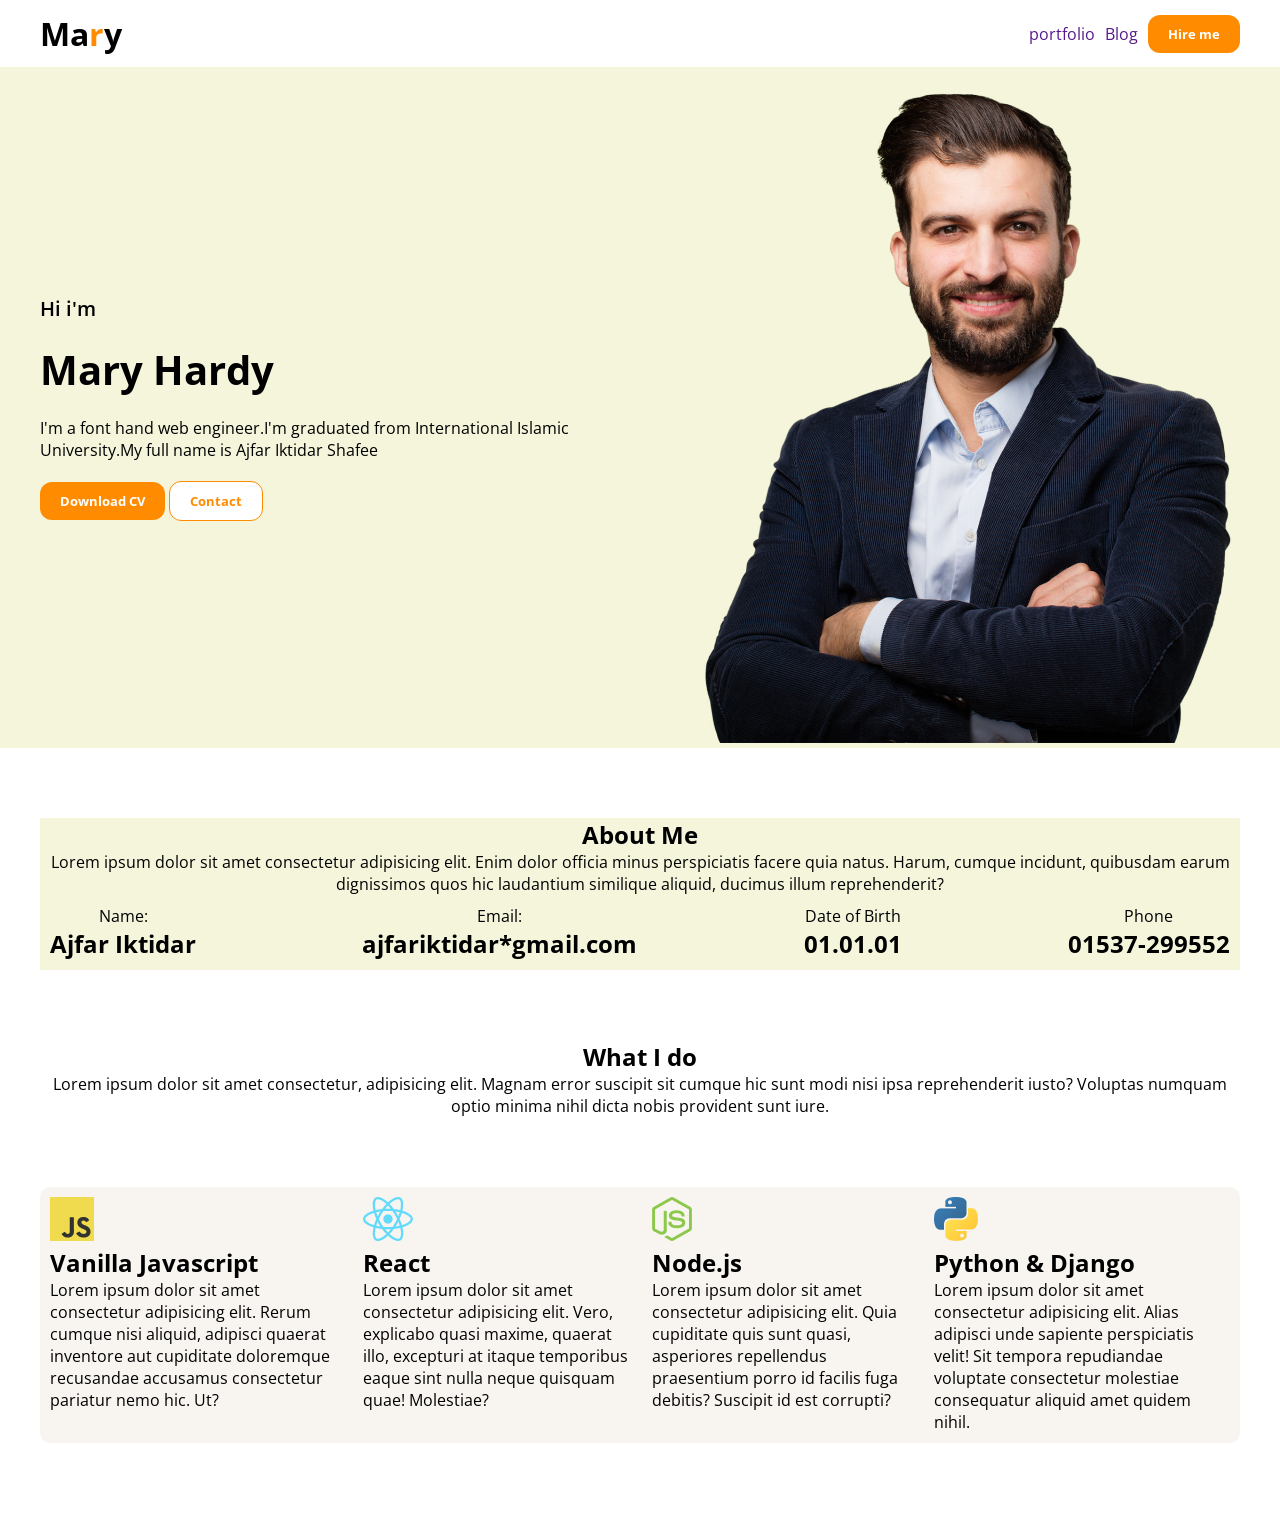
<file: index.html>
<!DOCTYPE html>
<html lang="en">

<head>
    <meta charset="UTF-8">
    <meta name="viewport" content="width=device-width, initial-scale=1.0">
    <title>Document</title>
    <link rel="stylesheet" href="./style.css">
    <link rel="preconnect" href="https://fonts.googleapis.com">
    <link rel="preconnect" href="https://fonts.gstatic.com" crossorigin>
    <link href="https://fonts.googleapis.com/css2?family=Open+Sans:ital,wght@0,300..800;1,300..800&display=swap"
        rel="stylesheet">
</head>

<body>
    <header>
        <nav>
            <h2 class="logo">
                Ma<span class="logo-r">r</span>y
            </h2>
            <ul>
                <li><a href="">portfolio</a></li>
                <li><a href="">Blog</a></li>
                <li><button class="common-btn">Hire me</button></li>
            </ul>
        </nav>
    </header>
    <div class="shafee">
        <section class="hero-parent">
            <div class="hero-left">
                <p class="p1">Hi i'm</p>
                <h2> Mary Hardy</h2>
                <p>I'm a font hand web engineer.I'm graduated from International Islamic University.My full name is
                    Ajfar
                    Iktidar Shafee</p>

                <div>
                    <button class="common-btn">Download CV</button>
                    <button class="outline-btn">Contact</button>
                </div>

            </div>
            <div class="hero-right">
                <img src="./hardy.png" alt="">
            </div>
        </section>

    </div>
    <section class="rhad">
        <h2>About Me</h2>
        <P>Lorem ipsum dolor sit amet consectetur adipisicing elit. Enim dolor officia minus perspiciatis facere
            quia natus. Harum, cumque incidunt, quibusdam earum dignissimos quos hic laudantium similique aliquid,
            ducimus illum reprehenderit?</P>
        <div class="info">
            <div>
                <p>Name:</p>
                <h2>Ajfar Iktidar</h2>
            </div>
            <div>
                <p>Email:</p>
                <h2>ajfariktidar*gmail.com</h2>
            </div>
            <div>
                <p>Date of Birth</p>
                <h2>01.01.01</h2>
            </div>
            <div>
                <p>Phone</p>
                <h2>01537-299552</h2>
            </div>
        </div>
    </section>

    <section class="skill">
        <h2> What I do</h2>
        <p>Lorem ipsum dolor sit amet consectetur, adipisicing elit. Magnam error suscipit sit cumque hic sunt modi nisi
            ipsa reprehenderit iusto? Voluptas numquam optio minima nihil dicta nobis provident sunt iure.</p>

        <div class="all-skill">
            <div>
                <img src="./icons/js.png" alt="">
                <h2>Vanilla Javascript</h2>
                <p>Lorem ipsum dolor sit amet consectetur adipisicing elit. Rerum cumque nisi aliquid, adipisci quaerat
                    inventore aut cupiditate doloremque recusandae accusamus consectetur pariatur nemo hic. Ut?</p>
            </div>
            <div>
                <img src="./icons/react.png" alt="">
                <h2>React</h2>
                <p>Lorem ipsum dolor sit amet consectetur adipisicing elit. Vero, explicabo quasi maxime, quaerat illo,
                    excepturi at itaque temporibus eaque sint nulla neque quisquam quae! Molestiae?</p>
            </div>
            <div>
                <img src="./icons/nodejs.png" alt="">
                <h2>Node.js</h2>
                <p>Lorem ipsum dolor sit amet consectetur adipisicing elit. Quia cupiditate quis sunt quasi, asperiores
                    repellendus praesentium porro id facilis fuga debitis? Suscipit id est corrupti?</p>
            </div>
            <div>
                <img src="./icons/python-5 1.png" alt="">
                <h2>Python & Django</h2>
                <p>Lorem ipsum dolor sit amet consectetur adipisicing elit. Alias adipisci unde sapiente perspiciatis
                    velit! Sit tempora repudiandae voluptate consectetur molestiae consequatur aliquid amet quidem
                    nihil.</p>
            </div>
        </div>
    </section>

</body>

</html>
</file>
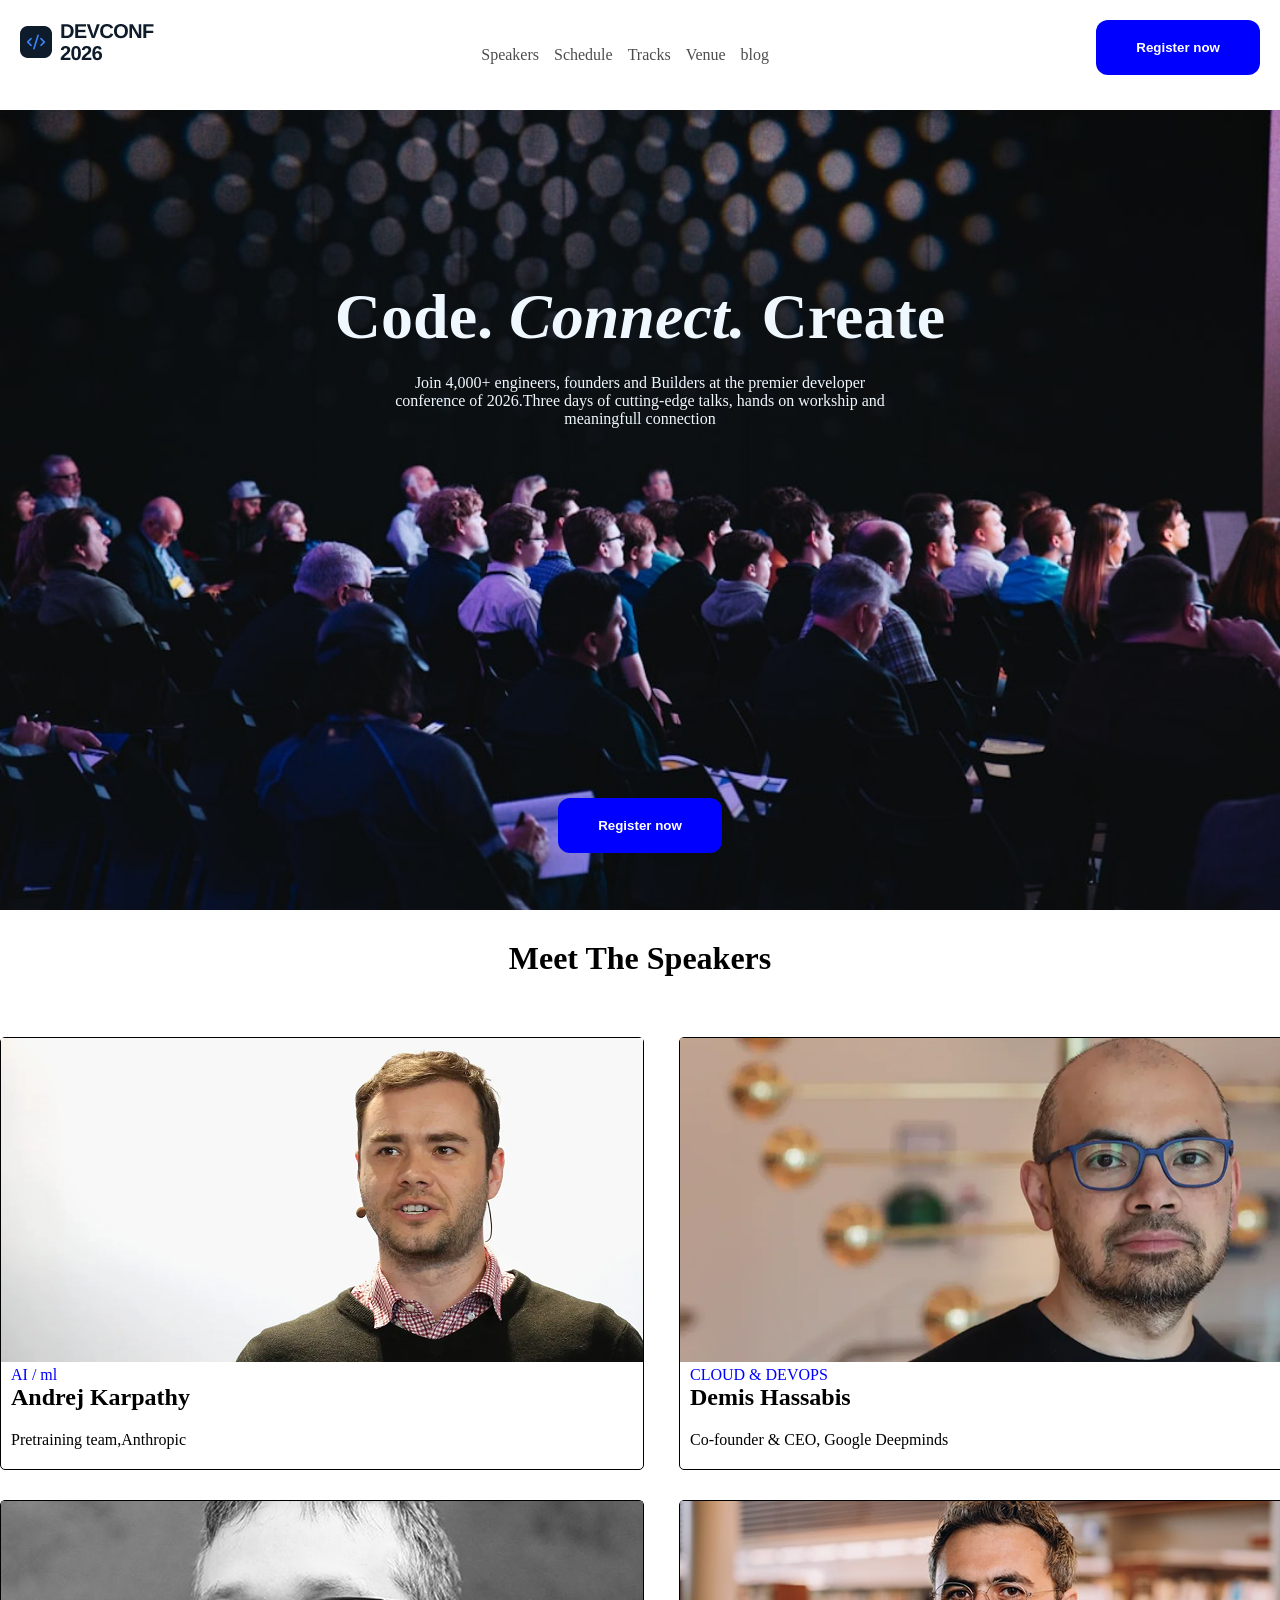
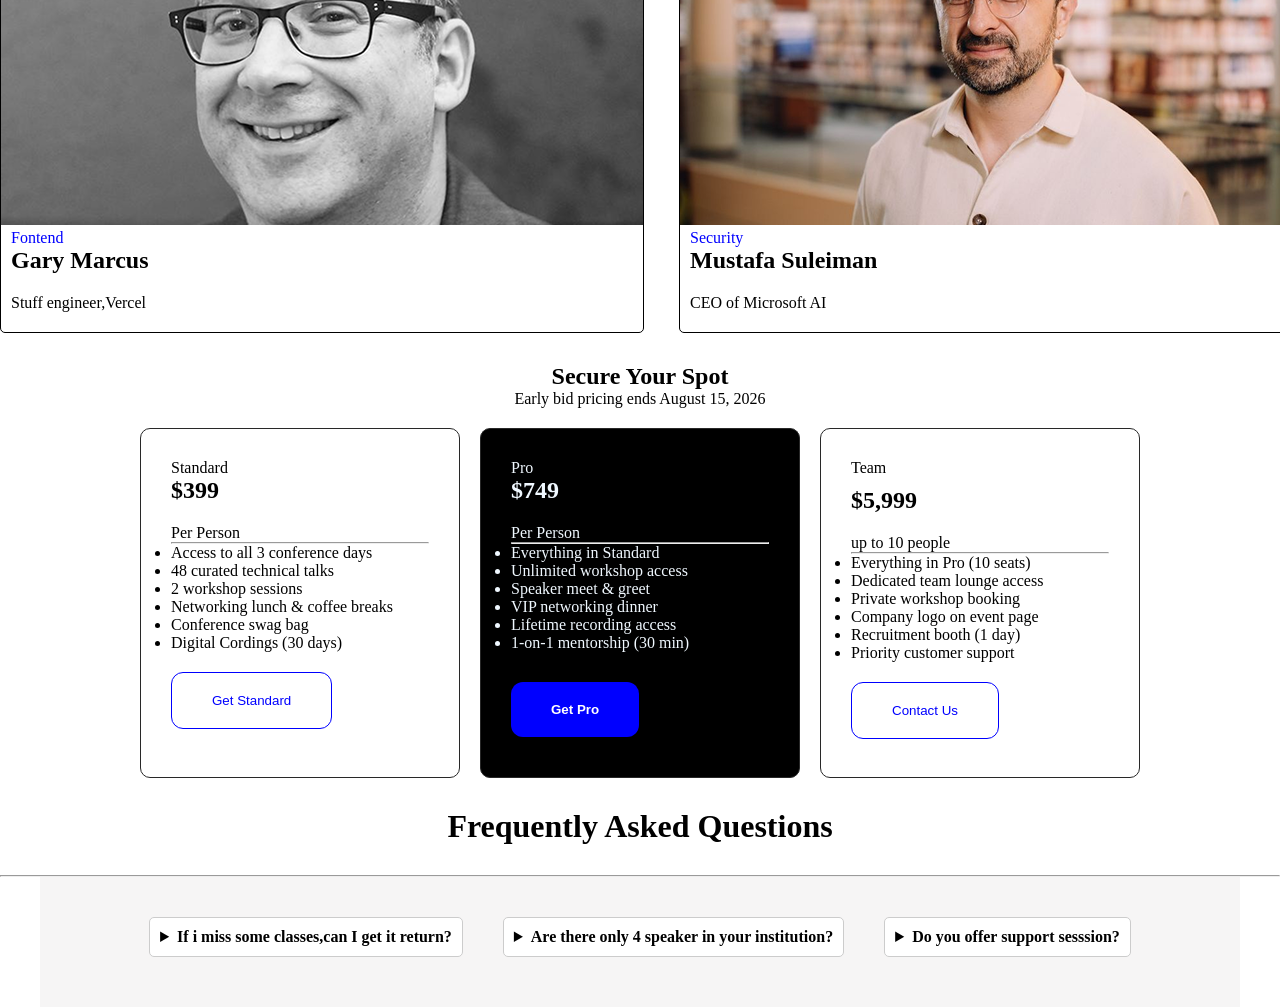
<file: b14.html/batch14.html>
<!DOCTYPE html>
<html lang="en">

<head>
    <meta charset="UTF-8">
    <meta name="viewport" content="width=device-width, initial-scale=1.0">
    <title>Document</title>
    <link rel="stylesheet" href="./batch14.css">
</head>

<body>
    <header>
        <nav>
            <h2><img src="./assets/logo.png" alt=""></h2>
            <ul>
                <li><a href="">Speakers</a></li>
                <li><a href="">Schedule</a></li>
                <li><a href="">Tracks</a></li>
                <li><a href="">Venue</a></li>
                <li><a href="">blog</a></li>
            </ul>
            <div>
                <button class="common-btn">Register now</button>
            </div>
        </nav>
        <section class="background">

            <div class="ccc">
                <h1 style="font-size: 4rem; margin-top: 100px;">Code. <em> Connect.</em> Create</h1>
                <p style="padding: 20px 150px;">Join 4,000+ engineers, founders and Builders at the premier developer
                    conference of 2026.Three days of
                    cutting-edge talks, hands on workship and meaningfull connection </p>
                <div style="padding-top: 350px;"><button class="common-btn">Register now</button></div>
            </div>
        </section>
    </header>

    <section>
        <h2 style="text-align: center; font-size: 2rem; padding-bottom: 40px; padding-top: 30px;">
            Meet The Speakers
        </h2>
        <div class="ande">

            <div class="ande-1">
                <img src="./assets/andrej.png" alt="">
                <div class="ande-2">
                    <p style="color: blue;">AI / ml</p>
                    <h2 style="text-align: left;">Andrej Karpathy</h2>
                    <p>Pretraining team,Anthropic</p>
                </div>
            </div>

            <div class="ande-1">
                <img src="./assets/demis.png" alt="">
                <div class="ande-2">
                    <p style="color: blue;">CLOUD & DEVOPS</p>
                    <h2 style="text-align: left;">Demis Hassabis</h2>
                    <p>Co-founder & CEO, Google Deepminds</p>
                </div>
            </div>

        </div>

        <div class="ande">

            <div class="ande-1">
                <img src="./assets/gary.png" alt="">
                <div class="ande-2">
                    <p style="color: blue;">Fontend</p>
                    <h2 style="text-align: left;">Gary Marcus</h2>
                    <p>Stuff engineer,Vercel</p>
                </div>
            </div>

            <div class="ande-1">
                <img src="./assets/mustafa.png" alt="">
                <div class="ande-2">
                    <p style="color: blue;">Security</p>
                    <h2 style="text-align: left;">Mustafa Suleiman</h2>
                    <p>CEO of Microsoft AI</p>
                </div>
            </div>

        </div>
    </section>
    <section class="contain">
        <h1>Secure Your Spot</h1>
        <p>Early bid pricing ends August 15, 2026</p>
        <div class="container">

            <div class="container-list">
                <p>Standard</p>
                <h2 style="text-align: left;">$399</h2>
                <p>Per Person</p>
                <hr>
                <ul>
                    <li>Access to all 3 conference days</li>
                    <li>48 curated technical talks</li>
                    <li>2 workshop sessions</li>
                    <li>Networking lunch & coffee breaks</li>
                    <li>Conference swag bag</li>
                    <li>Digital Cordings (30 days)</li>
                </ul>
                <button class="common-btn-a">Get Standard</button>
            </div>

            <div class="container-list" style="background-color: black; color: aliceblue;">
                <p>Pro</p>
                <h2 style="text-align: left;">$749</h2>
                <p>Per Person</p>
                <hr>
                <ul>
                    <li>Everything in Standard</li>
                    <li>Unlimited workshop access</li>
                    <li>Speaker meet & greet</li>
                    <li>VIP networking dinner</li>
                    <li>Lifetime recording access</li>
                    <li>1-on-1 mentorship (30 min)</li>
                </ul>
                <button class="common-btn"> Get Pro</button>
            </div>

            <div class="container-list">
                <p>Team</p>
                <h2 style="text-align: left; padding-top: 10px;">$5,999</h2>
                <p>up to 10 people</p>
                <hr>
                <ul>
                    <li>Everything in Pro (10 seats)</li>
                    <li>Dedicated team lounge access</li>
                    <li>Private workshop booking</li>
                    <li>Company logo on event page</li>
                    <li>Recruitment booth (1 day)</li>
                    <li>Priority customer support</li>
                </ul>
                <button class="common-btn-a">Contact Us</button>
            </div>
        </div>
        </div>
    </section>

    <section class="faqs">

        <h2 style="text-align: center; font-size: 2rem; padding-bottom: 10px; padding-top: 30px;">Frequently Asked
            Questions</h2>
        <hr>

        <div class="faq">

            <details>
                <summary>If i miss some classes,can I get it return?</summary>
                <p>Yes..our class videos are uploaded in our website.So you can see them later</p>
            </details>

            <details>
                <summary>Are there only 4 speaker in your institution?</summary>
                <p>No..we have several teacher in our institution.</p>
            </details>

            <details>
                <summary>Do you offer support sesssion?</summary>
                <p>Yes..our support session is available 24/7.</p>
            </details>

        </div>

    </section>
</body>

</html>
<!-- https://github.com/ajfar23/project-batch-14 -->
</file>
<file: style.css>
*{
    padding: 0px;
    margin: 0px;
    font-family: "Open Sans", sans-serif;
}
nav{
    display: flex;
    justify-content: space-between;
    max-width: 1200px;
    margin: auto;
    padding: 12px;

}
.common-btn{
    background-color: darkorange;
    padding: 10px 20px;
    border-radius: 12px;
    font-weight: bold;
    color: white;
    border: none;
    cursor: pointer;

}
.outline-btn{
    background-color: white;
    padding: 10px 20px;
    border-radius: 12px;
    font-weight: bold;
    color: darkorange;
    border: 1px solid darkorange;
    cursor: pointer;

}
.logo{
    font-weight: bold;
    font-size: 32px;
}
.logo-r{
    color: darkorange;
}
nav ul{
    display: flex;
    justify-content: space-between;
    list-style: none;
    gap: 10px;
    align-items: center;
}
nav ul a{
    text-decoration: none;
}
.shafee{
    background-color: beige;
}

.hero-parent{
    display: flex;
    justify-content: space-between;
    align-items: center;
    max-width: 1200px;
    margin: auto;
}
.hero-left h2{
    font-weight: bold;
    font-size: 40px;
    margin-bottom: 20px;

}
.hero-left .p1{
    font-weight: 600;
    font-size: 20px;
}
.hero-left p{
    margin-bottom: 20px;
}

.rhad{
    background-color: beige;
    margin: 70px auto;
    align-items: center;
    max-width: 1200px;
    text-align: center;
}
.info{
    display: flex;
    justify-content: space-between;
    padding: 10px;
}
.skill{
    margin: 70px auto;
    align-items: center;
    max-width: 1200px;
    text-align: center;

}
.all-skill{
    display: flex;
    justify-content: space-between;
    padding: 10px;
    gap: 20px;
    text-align: left;
    margin: 70px auto;
    border-radius: 10px;
    background-color: rgb(248, 245, 241);
}
</file>
<file: b14.html/batch14.css>
* {
    margin: 0;
    padding: 0;
    box-sizing: border-box;
}
nav{
    display: flex;
    justify-content: space-between;
    max-width: 1300px;
    margin: auto;
    padding: 20px;
}

nav ul{
    display: flex;
    justify-content: space-between;
    list-style: none;
    gap: 15px;
    align-items: center;
    color: gray;
}
nav ul a{
    text-decoration: none;
    color: rgb(78, 77, 77);
}

.common-btn-a{
    background-color: white;
    padding: 20px 40px;
    border-radius: 12px;
    font-weight: 500px;
    color: blue;
    border: 1px solid blue;
    cursor: pointer;
    margin-top: 20px;
    /* margin-top: 20px; */

}

.common-btn{
    background-color: blue;
    padding: 20px 40px;
    border-radius: 12px;
    font-weight: bold;
    color: white;
    border: none;
    cursor: pointer;
}
.background{
   background-image: url(./assets/banner.jpg);
    background-size: cover;       
    background-position: center;  
    background-repeat: no-repeat; 
    height: 800px;
    color: aliceblue;
    align-items: center;
    text-align: center;
    
}
.ccc{
    width: 800px;
    align-items: center;
    text-align: center;
    margin: 0px auto;
    justify-content: center;
    padding-top: 70px;
}
.ccc p{
    width: 800px;
    align-items: center;
    text-align: center;
    /* justify-content: center; */

}

.ande{
    display: flex;
    justify-content: space-between;
    align-items: center;
    max-width: 1300px;
    margin: auto;
    padding-bottom: ;
    gap: 35px;
    
    
}
.ande-1{
    border-radius: 5px;
    border: 1px solid black;
    padding-bottom: 20px;
    margin-bottom: 30px;
    text-align: left;
    
}
.ande-2{
    padding-left: 10px;
}
.contain{
    justify-content: space-between;
    align-items: center;
    text-align: center;
    text-align: center;
}
.container{
    display: flex;
    justify-content: space-between;
    align-items: center;
    text-align: center;
    width: 1000px;
    margin: auto;
    gap: 20px;
}
.container-list{
    border: 1px solid rgb(40, 40, 40);
    border-radius: 10px;
    padding: 30px;
    text-align: left;
    margin-top: 20px;
    
    height: 350px;
    width: 600px;
}
.container-list .common-btn{
    justify-content: center;
    margin-top: 30px;
    font-weight: 500px;
    
}

.faq {
    background: rgb(246, 245, 245);
    display: flex;
    justify-content: center;
    align-items: center;
    gap: 40px;
    padding: 40px;

    max-width: 1200px;
    width: 100%;
    margin: 0 auto;
}



h2 {
    text-align: center;
    margin-bottom: 20px;
}

details {
    background: white;
    border: 1px solid #ccc;
    border-radius: 5px;
    margin-bottom: 10px;
    padding: 10px;
}

summary {
    cursor: pointer;
    font-weight: bold;
}

details p {
    margin-top: 10px;
    color: rgb(157, 156, 156);
}
</file>
